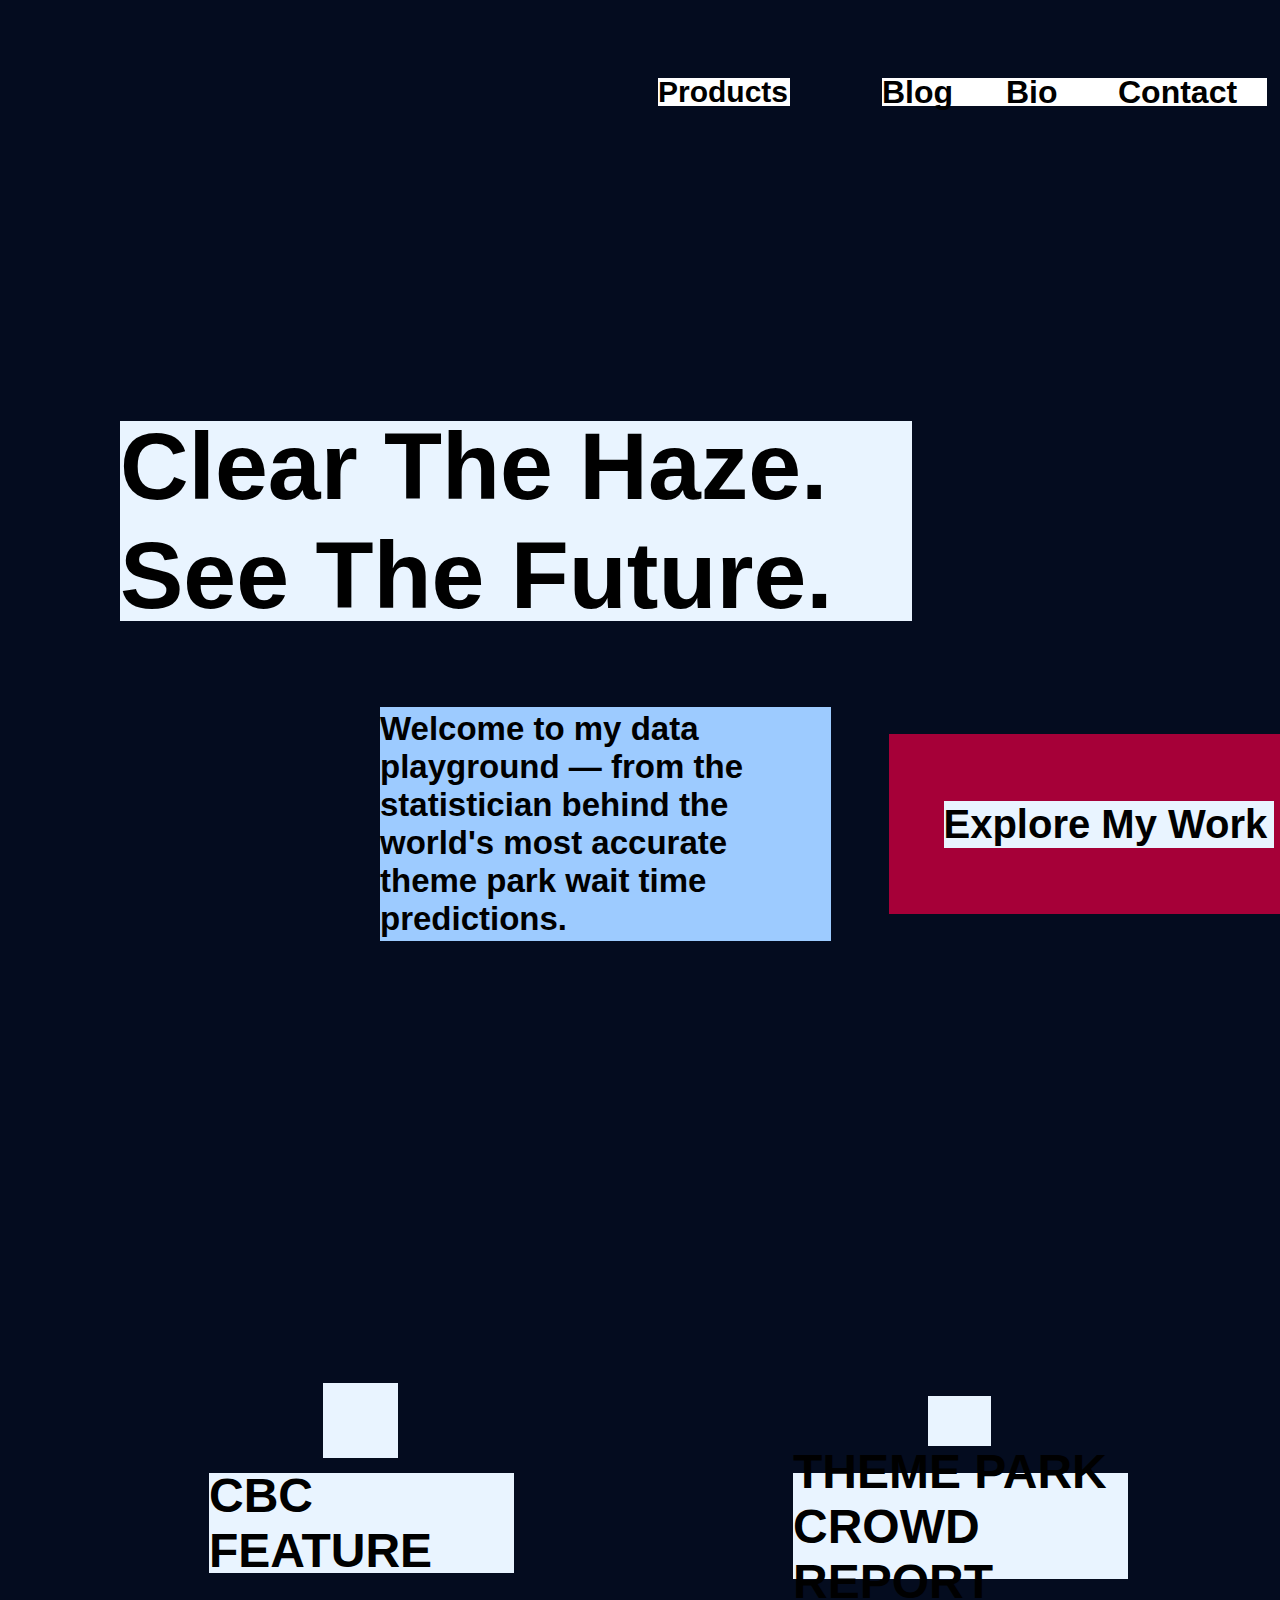
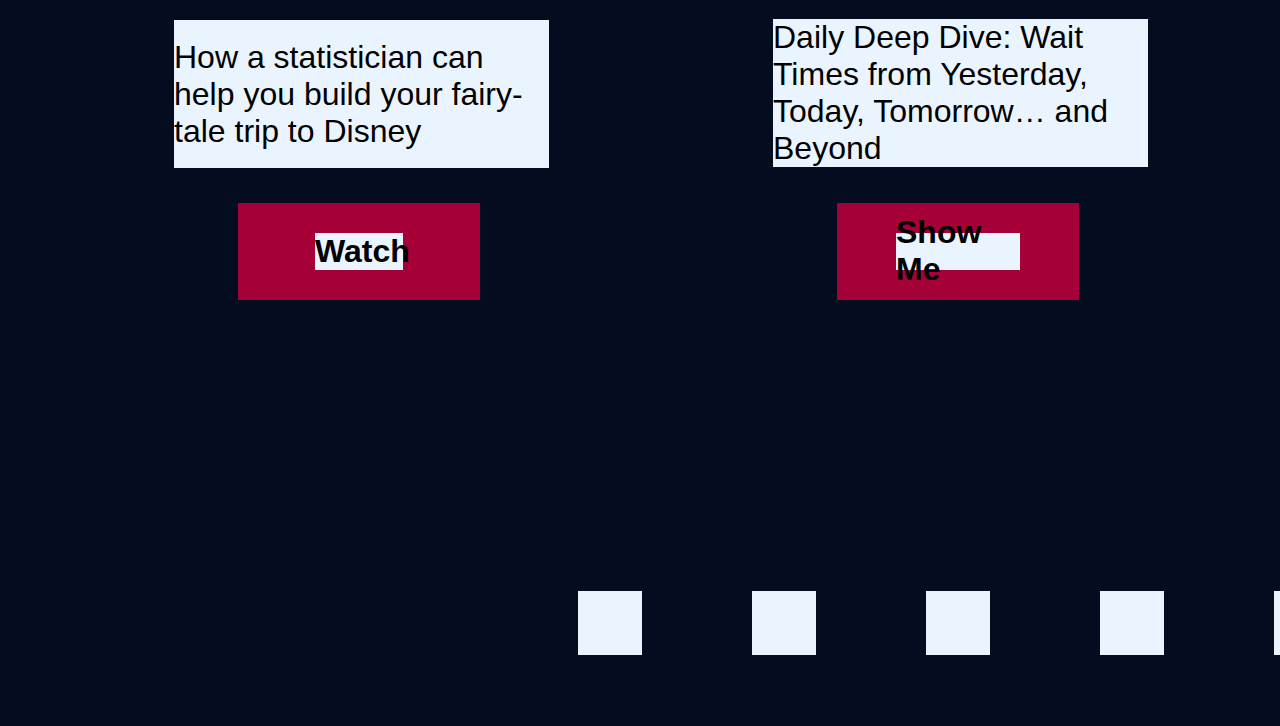
<file: web/index.html>
<!DOCTYPE html>
<html lang="en">
<head>
  <meta charset="UTF-8">
  <meta name="viewport" content="width=device-width, initial-scale=1.0">
  <title>hazeydata.ai</title>
  <link rel="stylesheet" href="styles.css">
</head>
<body>
<div class="figma-root">
<div class="n_0_Home_Page_-_desktop"></div>
<div class="n_1_Gemini_Generated_Image_ydwja7ydwja7ydwj_1"></div>
<div class="n_2_Socials_Bar"></div>
<div class="n_3_insta"></div>
<div class="n_4_insta"></div>
<div class="n_5_x-twitter"></div>
<div class="n_6_Clip_path_group"></div>
<div class="n_7_Group"></div>
<div class="n_8_Vector"></div>
<div class="n_9_youtube"></div>
<div class="n_10_youtube"></div>
<div class="n_11_twitch"></div>
<div class="n_12_Vector"></div>
<div class="n_13_tictok"></div>
<div class="n_14_tictok"></div>
<div class="n_15_Card_Section"></div>
<div class="n_16_Cards"></div>
<div class="n_17_Card_Title"></div>
<div class="n_18_Card"></div>
<div class="n_19_simple-icons_cbc"></div>
<div class="n_20_Vector"></div>
<div class="n_21_CBC_FEATURE">CBC
FEATURE</div>
<div class="n_22_How_a_statistician_can_help_you_build_your_fairy-tale_trip_to_Disney">How a statistician can help you build your fairy-tale trip to Disney</div>
<div class="n_23_Sign_Up_Button"></div>
<div class="n_24_Sign_Up">Watch</div>
<div class="n_25_Card"></div>
<div class="n_26_Card"></div>
<div class="n_27_ix_dashboard"></div>
<div class="n_28_Group"></div>
<div class="n_29_Vector"></div>
<div class="n_30_Vector"></div>
<div class="n_31_Card_Subtitle">THEME PARK CROWD REPORT</div>
<div class="n_32_Card_Description">Daily Deep Dive: Wait Times from Yesterday, Today, Tomorrow… and Beyond</div>
<div class="n_33_Sign_Up_Button"></div>
<div class="n_34_Sign_Up">Show Me</div>
<div class="n_35_Card"></div>
<div class="n_36_Card"></div>
<div class="n_37_carbon_machine-learning-model"></div>
<div class="n_38_Vector"></div>
<div class="n_39_Card_Subtitle">MACHINE LEARNING</div>
<div class="n_40_Card_Description">Real-World Predictions with XGBoost</div>
<div class="n_41_Sign_Up_Button"></div>
<div class="n_42_Sign_Up">Learn More</div>
<div class="n_43_Hero"></div>
<div class="n_44_Get_Started_Btn"></div>
<div class="n_45_Sign_Up">Explore My Work</div>
<div class="n_46_Sub_Headline">Welcome to my data playground — from the statistician behind the world&#x27;s most accurate theme park wait time predictions.</div>
<div class="n_47_Headline">Clear The Haze.
See The Future.</div>
<div class="n_49_Header"></div>
<div class="n_50_master_large_coaster_dark_3_1"></div>
<div class="n_51_Nav_Bar"></div>
<div class="n_52_Nav_Button"></div>
<div class="n_53_Products">Products</div>
<div class="n_55_Nav_Button"></div>
<div class="n_56_Products">Blog</div>
<div class="n_58_Nav_Button"></div>
<div class="n_59_Products">Bio</div>
<div class="n_61_Nav_Button"></div>
<div class="n_62_Products">Contact</div>
<div class="n_64_Sign_Up_Button"></div>
<div class="n_65_Sign_Up">Sign Up</div>
<div class="n_66_Log_In_Button"></div>
<div class="n_67_Log_In">Log In</div>
</div>
</body>
</html>
</file>
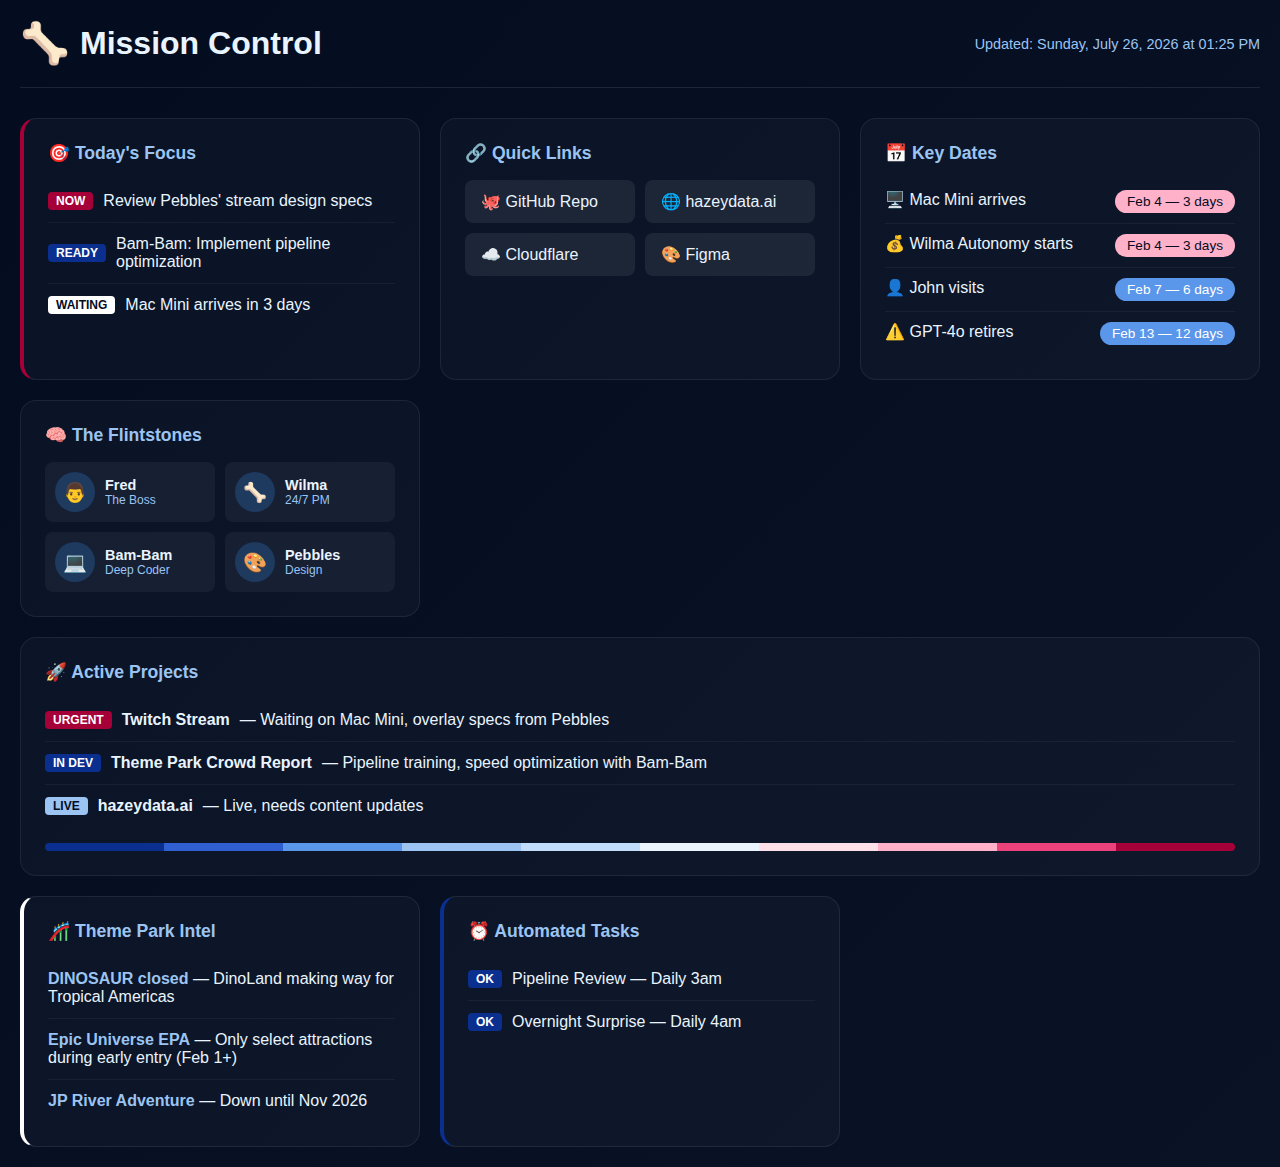
<file: docs/mission-control.html>
<!DOCTYPE html>
<html lang="en">
<head>
    <meta charset="UTF-8">
    <meta name="viewport" content="width=device-width, initial-scale=1.0">
    <title>🦴 Mission Control — Hazeydata</title>
    <style>
        * { margin: 0; padding: 0; box-sizing: border-box; }
        
        :root {
            /* Hazeydata Brand */
            --navy: #040C1F;
            --navy-light: #1e3a5f;
            --text-primary: #E9F4FF;
            --text-secondary: #9BC4F2;
            --accent: #A60038;
            
            /* Benedictus Scale (1-10) */
            --level-1: #0A2F8F;
            --level-2: #305FD1;
            --level-3: #5A96EA;
            --level-4: #9BC4F2;
            --level-5: #C1DDFC;
            --level-6: #E9F4FF;
            --level-7: #FFE0E9;
            --level-8: #FFB1C9;
            --level-9: #EB427B;
            --level-10: #A60038;
        }
        
        body {
            font-family: 'Inter', -apple-system, BlinkMacSystemFont, sans-serif;
            background: linear-gradient(135deg, var(--navy) 0%, #0a1225 100%);
            min-height: 100vh;
            color: var(--text-primary);
            padding: 20px;
        }
        
        .container { max-width: 1400px; margin: 0 auto; }
        
        header {
            display: flex;
            justify-content: space-between;
            align-items: center;
            margin-bottom: 30px;
            padding-bottom: 20px;
            border-bottom: 1px solid rgba(233,244,255,0.1);
        }
        
        h1 { font-size: 2rem; display: flex; align-items: center; gap: 10px; }
        h1 span { font-size: 2.5rem; }
        
        .timestamp { color: var(--text-secondary); font-size: 0.9rem; }
        
        .grid {
            display: grid;
            grid-template-columns: repeat(auto-fit, minmax(350px, 1fr));
            gap: 20px;
        }
        
        .card {
            background: rgba(233,244,255,0.03);
            border-radius: 16px;
            padding: 24px;
            border: 1px solid rgba(233,244,255,0.08);
        }
        
        .card h2 {
            font-size: 1.1rem;
            margin-bottom: 16px;
            display: flex;
            align-items: center;
            gap: 8px;
            color: var(--text-secondary);
        }
        
        /* Benedictus-styled borders */
        .card.priority { border-left: 4px solid var(--level-10); }  /* Darkest pink */
        .card.success { border-left: 4px solid var(--level-1); }    /* Darkest blue */
        .card.neutral { border-left: 4px solid #FFFFFF; }           /* White */
        
        .task-list { list-style: none; }
        .task-list li {
            padding: 12px 0;
            border-bottom: 1px solid rgba(233,244,255,0.05);
            display: flex;
            align-items: center;
            gap: 10px;
        }
        .task-list li:last-child { border-bottom: none; }
        
        /* Benedictus status badges */
        .status {
            display: inline-block;
            padding: 2px 8px;
            border-radius: 4px;
            font-size: 0.75rem;
            font-weight: 600;
        }
        .status.critical { background: var(--level-10); color: white; }  /* Darkest pink - urgent */
        .status.high { background: var(--level-9); color: white; }
        .status.medium { background: #FFFFFF; color: var(--navy); }      /* White - neutral */
        .status.low { background: var(--level-4); color: var(--navy); }
        .status.good { background: var(--level-1); color: white; }       /* Darkest blue - good */
        .status.empty { background: var(--level-2); color: white; }
        
        .links-grid {
            display: grid;
            grid-template-columns: repeat(2, 1fr);
            gap: 10px;
        }
        
        .link-btn {
            display: flex;
            align-items: center;
            gap: 8px;
            padding: 12px 16px;
            background: rgba(233,244,255,0.08);
            border-radius: 8px;
            color: var(--text-primary);
            text-decoration: none;
            transition: background 0.2s;
        }
        .link-btn:hover { background: rgba(233,244,255,0.15); }
        
        .date-card {
            display: flex;
            justify-content: space-between;
            padding: 10px 0;
            border-bottom: 1px solid rgba(233,244,255,0.05);
        }
        .date-card:last-child { border-bottom: none; }
        .days-out {
            background: var(--level-3);
            color: white;
            padding: 4px 12px;
            border-radius: 20px;
            font-size: 0.85rem;
        }
        .days-out.soon { background: var(--level-8); color: var(--navy); }
        .days-out.imminent { background: var(--level-10); color: white; }
        
        .crew-grid {
            display: grid;
            grid-template-columns: repeat(2, 1fr);
            gap: 10px;
        }
        .crew-member {
            display: flex;
            align-items: center;
            gap: 10px;
            padding: 10px;
            background: rgba(233,244,255,0.05);
            border-radius: 8px;
        }
        .crew-avatar {
            width: 40px;
            height: 40px;
            border-radius: 50%;
            background: var(--navy-light);
            display: flex;
            align-items: center;
            justify-content: center;
            font-size: 1.2rem;
        }
        .crew-info { flex: 1; }
        .crew-name { font-weight: 600; font-size: 0.9rem; }
        .crew-role { font-size: 0.75rem; color: var(--text-secondary); }
        
        .intel-item {
            padding: 12px 0;
            border-bottom: 1px solid rgba(233,244,255,0.05);
        }
        .intel-item:last-child { border-bottom: none; }
        .intel-item strong { color: var(--text-secondary); }
        
        .full-width { grid-column: 1 / -1; }
        
        /* Benedictus scale preview */
        .scale-preview {
            display: flex;
            height: 8px;
            border-radius: 4px;
            overflow: hidden;
            margin-top: 16px;
        }
        .scale-preview div { flex: 1; }
        
        @media (max-width: 768px) {
            .grid { grid-template-columns: 1fr; }
            .links-grid { grid-template-columns: 1fr; }
            .crew-grid { grid-template-columns: 1fr; }
        }
    </style>
</head>
<body>
    <div class="container">
        <header>
            <h1><span>🦴</span> Mission Control</h1>
            <div class="timestamp">Updated: <span id="timestamp"></span></div>
        </header>
        
        <div class="grid">
            <!-- Today's Focus -->
            <div class="card priority">
                <h2>🎯 Today's Focus</h2>
                <ul class="task-list">
                    <li>
                        <span class="status critical">NOW</span>
                        <span>Review Pebbles' stream design specs</span>
                    </li>
                    <li>
                        <span class="status good">READY</span>
                        <span>Bam-Bam: Implement pipeline optimization</span>
                    </li>
                    <li>
                        <span class="status medium">WAITING</span>
                        <span>Mac Mini arrives in 3 days</span>
                    </li>
                </ul>
            </div>
            
            <!-- Quick Links -->
            <div class="card">
                <h2>🔗 Quick Links</h2>
                <div class="links-grid">
                    <a href="https://github.com/hazeydata/theme-park-crowd-report" class="link-btn" target="_blank">
                        🐙 GitHub Repo
                    </a>
                    <a href="https://hazeydata.ai" class="link-btn" target="_blank">
                        🌐 hazeydata.ai
                    </a>
                    <a href="https://dash.cloudflare.com" class="link-btn" target="_blank">
                        ☁️ Cloudflare
                    </a>
                    <a href="https://www.figma.com/design/JPWe8gZd4VPmAvnK6tLha1/hazeydata.ai" class="link-btn" target="_blank">
                        🎨 Figma
                    </a>
                </div>
            </div>
            
            <!-- Key Dates -->
            <div class="card">
                <h2>📅 Key Dates</h2>
                <div class="date-card">
                    <span>🖥️ Mac Mini arrives</span>
                    <span class="days-out soon">Feb 4 — 3 days</span>
                </div>
                <div class="date-card">
                    <span>💰 Wilma Autonomy starts</span>
                    <span class="days-out soon">Feb 4 — 3 days</span>
                </div>
                <div class="date-card">
                    <span>👤 John visits</span>
                    <span class="days-out">Feb 7 — 6 days</span>
                </div>
                <div class="date-card">
                    <span>⚠️ GPT-4o retires</span>
                    <span class="days-out">Feb 13 — 12 days</span>
                </div>
            </div>
            
            <!-- The Crew -->
            <div class="card">
                <h2>🧠 The Flintstones</h2>
                <div class="crew-grid">
                    <div class="crew-member">
                        <div class="crew-avatar">👨</div>
                        <div class="crew-info">
                            <div class="crew-name">Fred</div>
                            <div class="crew-role">The Boss</div>
                        </div>
                    </div>
                    <div class="crew-member">
                        <div class="crew-avatar">🦴</div>
                        <div class="crew-info">
                            <div class="crew-name">Wilma</div>
                            <div class="crew-role">24/7 PM</div>
                        </div>
                    </div>
                    <div class="crew-member">
                        <div class="crew-avatar">💻</div>
                        <div class="crew-info">
                            <div class="crew-name">Bam-Bam</div>
                            <div class="crew-role">Deep Coder</div>
                        </div>
                    </div>
                    <div class="crew-member">
                        <div class="crew-avatar">🎨</div>
                        <div class="crew-info">
                            <div class="crew-name">Pebbles</div>
                            <div class="crew-role">Design</div>
                        </div>
                    </div>
                </div>
            </div>
            
            <!-- Active Projects -->
            <div class="card full-width">
                <h2>🚀 Active Projects</h2>
                <ul class="task-list">
                    <li>
                        <span class="status critical">URGENT</span>
                        <strong>Twitch Stream</strong> — Waiting on Mac Mini, overlay specs from Pebbles
                    </li>
                    <li>
                        <span class="status good">IN DEV</span>
                        <strong>Theme Park Crowd Report</strong> — Pipeline training, speed optimization with Bam-Bam
                    </li>
                    <li>
                        <span class="status low">LIVE</span>
                        <strong>hazeydata.ai</strong> — Live, needs content updates
                    </li>
                </ul>
                <!-- Benedictus scale preview -->
                <div class="scale-preview">
                    <div style="background: var(--level-1)"></div>
                    <div style="background: var(--level-2)"></div>
                    <div style="background: var(--level-3)"></div>
                    <div style="background: var(--level-4)"></div>
                    <div style="background: var(--level-5)"></div>
                    <div style="background: var(--level-6)"></div>
                    <div style="background: var(--level-7)"></div>
                    <div style="background: var(--level-8)"></div>
                    <div style="background: var(--level-9)"></div>
                    <div style="background: var(--level-10)"></div>
                </div>
            </div>
            
            <!-- Theme Park Intel -->
            <div class="card neutral">
                <h2>🎢 Theme Park Intel</h2>
                <div class="intel-item">
                    <strong>DINOSAUR closed</strong> — DinoLand making way for Tropical Americas
                </div>
                <div class="intel-item">
                    <strong>Epic Universe EPA</strong> — Only select attractions during early entry (Feb 1+)
                </div>
                <div class="intel-item">
                    <strong>JP River Adventure</strong> — Down until Nov 2026
                </div>
            </div>
            
            <!-- Cron Jobs -->
            <div class="card success">
                <h2>⏰ Automated Tasks</h2>
                <ul class="task-list">
                    <li>
                        <span class="status good">OK</span>
                        <span>Pipeline Review — Daily 3am</span>
                    </li>
                    <li>
                        <span class="status good">OK</span>
                        <span>Overnight Surprise — Daily 4am</span>
                    </li>
                </ul>
            </div>
        </div>
    </div>
    
    <script>
        document.getElementById('timestamp').textContent = new Date().toLocaleString('en-US', {
            weekday: 'long',
            year: 'numeric',
            month: 'long',
            day: 'numeric',
            hour: '2-digit',
            minute: '2-digit'
        });
    </script>
</body>
</html>
</file>
<file: web/styles.css>
* { box-sizing: border-box; }
body { margin: 0; font-family: system-ui, sans-serif; }
.figma-root { position: relative; width: 1920px; min-height: 2326px; margin: 0 auto; }
.n_0_Home_Page_-_desktop {
  position: absolute;
  left: 0.00px;
  top: 0.00px;
  width: 1920.00px;
  height: 2326.00px;
  box-sizing: border-box;
  background: rgba(4,12,31,1.0);
}
.n_1_Gemini_Generated_Image_ydwja7ydwja7ydwj_1 {
  position: absolute;
  left: -123.00px;
  top: 340.00px;
  width: 2166.00px;
  height: 1986.00px;
  box-sizing: border-box;
}
.n_2_Socials_Bar {
  position: absolute;
  left: 578.00px;
  top: 2191.00px;
  width: 760.00px;
  height: 64.00px;
  box-sizing: border-box;
}
.n_3_insta {
  position: absolute;
  left: 578.00px;
  top: 2191.00px;
  width: 64.00px;
  height: 64.00px;
  box-sizing: border-box;
}
.n_4_insta {
  position: absolute;
  left: 578.00px;
  top: 2191.00px;
  width: 64.00px;
  height: 64.00px;
  box-sizing: border-box;
  background: rgba(233,244,255,1.0);
}
.n_5_x-twitter {
  position: absolute;
  left: 752.00px;
  top: 2191.00px;
  width: 64.00px;
  height: 64.00px;
  box-sizing: border-box;
}
.n_6_Clip_path_group {
  position: absolute;
  left: 752.00px;
  top: 2191.00px;
  width: 64.00px;
  height: 64.00px;
  box-sizing: border-box;
}
.n_7_Group {
  position: absolute;
  left: 752.00px;
  top: 2191.00px;
  width: 64.00px;
  height: 64.00px;
  box-sizing: border-box;
}
.n_8_Vector {
  position: absolute;
  left: 752.00px;
  top: 2191.00px;
  width: 64.00px;
  height: 64.00px;
  box-sizing: border-box;
  background: rgba(233,244,255,1.0);
}
.n_9_youtube {
  position: absolute;
  left: 926.00px;
  top: 2191.00px;
  width: 64.00px;
  height: 64.00px;
  box-sizing: border-box;
}
.n_10_youtube {
  position: absolute;
  left: 926.00px;
  top: 2191.00px;
  width: 64.00px;
  height: 64.00px;
  box-sizing: border-box;
  background: rgba(233,244,255,1.0);
}
.n_11_twitch {
  position: absolute;
  left: 1100.00px;
  top: 2191.00px;
  width: 64.00px;
  height: 64.00px;
  box-sizing: border-box;
}
.n_12_Vector {
  position: absolute;
  left: 1100.00px;
  top: 2191.00px;
  width: 64.00px;
  height: 64.00px;
  box-sizing: border-box;
  background: rgba(233,244,255,1.0);
}
.n_13_tictok {
  position: absolute;
  left: 1274.00px;
  top: 2191.00px;
  width: 64.00px;
  height: 64.00px;
  box-sizing: border-box;
}
.n_14_tictok {
  position: absolute;
  left: 1274.00px;
  top: 2191.00px;
  width: 64.00px;
  height: 64.00px;
  box-sizing: border-box;
  background: rgba(233,244,255,1.0);
}
.n_15_Card_Section {
  position: absolute;
  left: 120.00px;
  top: 1336.00px;
  width: 1680.00px;
  height: 635.00px;
  box-sizing: border-box;
}
.n_16_Cards {
  position: absolute;
  left: 120.00px;
  top: 1336.00px;
  width: 1680.00px;
  height: 635.00px;
  box-sizing: border-box;
}
.n_17_Card_Title {
  position: absolute;
  left: 120.00px;
  top: 1336.00px;
  width: 482.00px;
  height: 635.00px;
  box-sizing: border-box;
}
.n_18_Card {
  position: absolute;
  left: 120.00px;
  top: 1336.00px;
  width: 482.00px;
  height: 635.00px;
  box-sizing: border-box;
  background: rgba(4,12,31,1.0);
}
.n_19_simple-icons_cbc {
  position: absolute;
  left: 322.74px;
  top: 1383.00px;
  width: 75.19px;
  height: 75.19px;
  box-sizing: border-box;
}
.n_20_Vector {
  position: absolute;
  left: 322.73px;
  top: 1383.00px;
  width: 75.19px;
  height: 75.20px;
  box-sizing: border-box;
  background: rgba(233,244,255,1.0);
}
.n_21_CBC_FEATURE {
  position: absolute;
  left: 209.00px;
  top: 1473.00px;
  width: 305.00px;
  height: 100.00px;
  box-sizing: border-box;
  background: rgba(233,244,255,1.0);
  font-family: 'Consolas', sans-serif;
  font-size: 48.0px;
  font-weight: 700;
  display: flex; align-items: center;
}
.n_22_How_a_statistician_can_help_you_build_your_fairy-tale_trip_to_Disney {
  position: absolute;
  left: 174.00px;
  top: 1620.00px;
  width: 375.00px;
  height: 148.00px;
  box-sizing: border-box;
  background: rgba(233,244,255,1.0);
  font-family: 'Consolas', sans-serif;
  font-size: 32.0px;
  font-weight: 400;
  display: flex; align-items: center;
}
.n_23_Sign_Up_Button {
  position: absolute;
  left: 238.15px;
  top: 1802.50px;
  width: 241.67px;
  height: 97.48px;
  box-sizing: border-box;
  background: rgba(166,0,56,1.0);
}
.n_24_Sign_Up {
  position: absolute;
  left: 314.99px;
  top: 1832.74px;
  width: 88.00px;
  height: 37.00px;
  box-sizing: border-box;
  background: rgba(233,244,255,1.0);
  font-family: 'Consolas', sans-serif;
  font-size: 32.0px;
  font-weight: 700;
  display: flex; align-items: center;
}
.n_25_Card {
  position: absolute;
  left: 719.00px;
  top: 1336.00px;
  width: 482.00px;
  height: 635.00px;
  box-sizing: border-box;
}
.n_26_Card {
  position: absolute;
  left: 719.00px;
  top: 1336.00px;
  width: 482.00px;
  height: 635.00px;
  box-sizing: border-box;
  background: rgba(4,12,31,1.0);
}
.n_27_ix_dashboard {
  position: absolute;
  left: 921.74px;
  top: 1383.00px;
  width: 75.19px;
  height: 75.19px;
  box-sizing: border-box;
}
.n_28_Group {
  position: absolute;
  left: 928.00px;
  top: 1395.53px;
  width: 62.66px;
  height: 50.12px;
  box-sizing: border-box;
}
.n_29_Vector {
  position: absolute;
  left: 928.00px;
  top: 1395.53px;
  width: 62.66px;
  height: 50.12px;
  box-sizing: border-box;
  background: rgba(233,244,255,1.0);
}
.n_30_Vector {
  position: absolute;
  left: 935.83px;
  top: 1414.33px;
  width: 21.93px;
  height: 21.93px;
  box-sizing: border-box;
  background: rgba(233,244,255,1.0);
}
.n_31_Card_Subtitle {
  position: absolute;
  left: 793.00px;
  top: 1473.00px;
  width: 335.00px;
  height: 106.00px;
  box-sizing: border-box;
  background: rgba(233,244,255,1.0);
  font-family: 'Consolas', sans-serif;
  font-size: 48.0px;
  font-weight: 700;
  display: flex; align-items: center;
}
.n_32_Card_Description {
  position: absolute;
  left: 773.00px;
  top: 1619.00px;
  width: 375.00px;
  height: 148.00px;
  box-sizing: border-box;
  background: rgba(233,244,255,1.0);
  font-family: 'Consolas', sans-serif;
  font-size: 32.0px;
  font-weight: 400;
  display: flex; align-items: center;
}
.n_33_Sign_Up_Button {
  position: absolute;
  left: 837.15px;
  top: 1802.50px;
  width: 241.67px;
  height: 97.48px;
  box-sizing: border-box;
  background: rgba(166,0,56,1.0);
}
.n_34_Sign_Up {
  position: absolute;
  left: 895.99px;
  top: 1832.74px;
  width: 124.00px;
  height: 37.00px;
  box-sizing: border-box;
  background: rgba(233,244,255,1.0);
  font-family: 'Consolas', sans-serif;
  font-size: 32.0px;
  font-weight: 700;
  display: flex; align-items: center;
}
.n_35_Card {
  position: absolute;
  left: 1318.00px;
  top: 1336.00px;
  width: 482.00px;
  height: 635.00px;
  box-sizing: border-box;
}
.n_36_Card {
  position: absolute;
  left: 1318.00px;
  top: 1336.00px;
  width: 482.00px;
  height: 635.00px;
  box-sizing: border-box;
  background: rgba(4,12,31,1.0);
}
.n_37_carbon_machine-learning-model {
  position: absolute;
  left: 1520.74px;
  top: 1383.00px;
  width: 75.19px;
  height: 75.19px;
  box-sizing: border-box;
}
.n_38_Vector {
  position: absolute;
  left: 1525.43px;
  top: 1387.70px;
  width: 65.79px;
  height: 65.79px;
  box-sizing: border-box;
  background: rgba(233,244,255,1.0);
}
.n_39_Card_Subtitle {
  position: absolute;
  left: 1407.00px;
  top: 1473.00px;
  width: 305.00px;
  height: 99.00px;
  box-sizing: border-box;
  background: rgba(233,244,255,1.0);
  font-family: 'Consolas', sans-serif;
  font-size: 48.0px;
  font-weight: 700;
  display: flex; align-items: center;
}
.n_40_Card_Description {
  position: absolute;
  left: 1372.00px;
  top: 1619.00px;
  width: 375.00px;
  height: 111.00px;
  box-sizing: border-box;
  background: rgba(233,244,255,1.0);
  font-family: 'Consolas', sans-serif;
  font-size: 32.0px;
  font-weight: 400;
  display: flex; align-items: center;
}
.n_41_Sign_Up_Button {
  position: absolute;
  left: 1436.15px;
  top: 1802.50px;
  width: 241.67px;
  height: 97.48px;
  box-sizing: border-box;
  background: rgba(166,0,56,1.0);
}
.n_42_Sign_Up {
  position: absolute;
  left: 1468.99px;
  top: 1832.74px;
  width: 176.00px;
  height: 37.00px;
  box-sizing: border-box;
  background: rgba(233,244,255,1.0);
  font-family: 'Consolas', sans-serif;
  font-size: 32.0px;
  font-weight: 700;
  display: flex; align-items: center;
}
.n_43_Hero {
  position: absolute;
  left: 120.00px;
  top: 421.00px;
  width: 1208.00px;
  height: 520.00px;
  box-sizing: border-box;
}
.n_44_Get_Started_Btn {
  position: absolute;
  left: 889.00px;
  top: 734.00px;
  width: 439.00px;
  height: 180.00px;
  box-sizing: border-box;
  background: rgba(166,0,56,1.0);
}
.n_45_Sign_Up {
  position: absolute;
  left: 943.50px;
  top: 800.50px;
  width: 330.00px;
  height: 47.00px;
  box-sizing: border-box;
  background: rgba(233,244,255,1.0);
  font-family: 'Consolas', sans-serif;
  font-size: 40.0px;
  font-weight: 700;
  display: flex; align-items: center;
}
.n_46_Sub_Headline {
  position: absolute;
  left: 380.00px;
  top: 707.00px;
  width: 451.00px;
  height: 234.00px;
  box-sizing: border-box;
  background: rgba(157,203,255,1.0);
  font-family: 'Consolas', sans-serif;
  font-size: 33.0px;
  font-weight: 700;
  display: flex; align-items: center;
}
.n_47_Headline {
  position: absolute;
  left: 120.00px;
  top: 421.00px;
  width: 792.00px;
  height: 200.00px;
  box-sizing: border-box;
  background: rgba(233,244,255,1.0);
  font-family: 'Consolas', sans-serif;
  font-size: 95.0px;
  font-weight: 700;
  display: flex; align-items: center;
}
.n_48_Avatar {
  position: absolute;
  left: 167.00px;
  top: 743.00px;
  width: 148.00px;
  height: 148.00px;
  box-sizing: border-box;
}
.n_49_Header {
  position: absolute;
  left: 120.00px;
  top: 58.00px;
  width: 1680.00px;
  height: 67.00px;
  box-sizing: border-box;
}
.n_50_master_large_coaster_dark_3_1 {
  position: absolute;
  left: 120.00px;
  top: 58.00px;
  width: 247.00px;
  height: 67.00px;
  box-sizing: border-box;
}
.n_51_Nav_Bar {
  position: absolute;
  left: 658.00px;
  top: 78.00px;
  width: 603.00px;
  height: 28.00px;
  box-sizing: border-box;
}
.n_52_Nav_Button {
  position: absolute;
  left: 658.00px;
  top: 78.00px;
  width: 167.00px;
  height: 28.00px;
  box-sizing: border-box;
}
.n_53_Products {
  position: absolute;
  left: 658.00px;
  top: 78.00px;
  width: 132.00px;
  height: 28.00px;
  box-sizing: border-box;
  background: rgba(255,255,255,1.0);
  font-family: 'Consolas', sans-serif;
  font-size: 30.0px;
  font-weight: 700;
  display: flex; align-items: center;
}
.n_54_Down_Icon {
  position: absolute;
  left: 801.00px;
  top: 85.00px;
  width: 24.00px;
  height: 14.00px;
  box-sizing: border-box;
  background: rgba(233,244,255,1.0);
}
.n_55_Nav_Button {
  position: absolute;
  left: 882.00px;
  top: 78.00px;
  width: 67.00px;
  height: 28.00px;
  box-sizing: border-box;
}
.n_56_Products {
  position: absolute;
  left: 882.00px;
  top: 78.00px;
  width: 149.00px;
  height: 28.00px;
  box-sizing: border-box;
  background: rgba(255,255,255,1.0);
  font-family: 'Consolas', sans-serif;
  font-size: 32.0px;
  font-weight: 700;
  display: flex; align-items: center;
}
.n_57_Down_Icon {
  position: absolute;
  left: 1025.00px;
  top: 85.00px;
  width: 24.00px;
  height: 14.00px;
  box-sizing: border-box;
}
.n_58_Nav_Button {
  position: absolute;
  left: 1006.00px;
  top: 78.00px;
  width: 55.00px;
  height: 28.00px;
  box-sizing: border-box;
}
.n_59_Products {
  position: absolute;
  left: 1006.00px;
  top: 78.00px;
  width: 149.00px;
  height: 28.00px;
  box-sizing: border-box;
  background: rgba(255,255,255,1.0);
  font-family: 'Consolas', sans-serif;
  font-size: 32.0px;
  font-weight: 700;
  display: flex; align-items: center;
}
.n_60_Down_Icon {
  position: absolute;
  left: 1149.00px;
  top: 85.00px;
  width: 24.00px;
  height: 14.00px;
  box-sizing: border-box;
}
.n_61_Nav_Button {
  position: absolute;
  left: 1118.00px;
  top: 78.00px;
  width: 115.00px;
  height: 28.00px;
  box-sizing: border-box;
}
.n_62_Products {
  position: absolute;
  left: 1118.00px;
  top: 78.00px;
  width: 149.00px;
  height: 28.00px;
  box-sizing: border-box;
  background: rgba(255,255,255,1.0);
  font-family: 'Consolas', sans-serif;
  font-size: 32.0px;
  font-weight: 700;
  display: flex; align-items: center;
}
.n_63_Down_Icon {
  position: absolute;
  left: 1261.00px;
  top: 85.00px;
  width: 24.00px;
  height: 14.00px;
  box-sizing: border-box;
}
.n_64_Sign_Up_Button {
  position: absolute;
  left: 1649.00px;
  top: 58.00px;
  width: 151.00px;
  height: 67.00px;
  box-sizing: border-box;
  background: rgba(166,0,56,1.0);
}
.n_65_Sign_Up {
  position: absolute;
  left: 1662.50px;
  top: 73.00px;
  width: 124.00px;
  height: 37.00px;
  box-sizing: border-box;
  background: rgba(233,244,255,1.0);
  font-family: 'Consolas', sans-serif;
  font-size: 32.0px;
  font-weight: 700;
  display: flex; align-items: center;
}
.n_66_Log_In_Button {
  position: absolute;
  left: 1469.00px;
  top: 58.00px;
  width: 151.00px;
  height: 67.00px;
  box-sizing: border-box;
  background: rgba(233,244,255,1.0);
}
.n_67_Log_In {
  position: absolute;
  left: 1495.00px;
  top: 74.00px;
  width: 99.00px;
  height: 35.00px;
  box-sizing: border-box;
  background: rgba(4,12,31,1.0);
  font-family: 'Consolas', sans-serif;
  font-size: 30.0px;
  font-weight: 700;
  display: flex; align-items: center;
}
</file>
